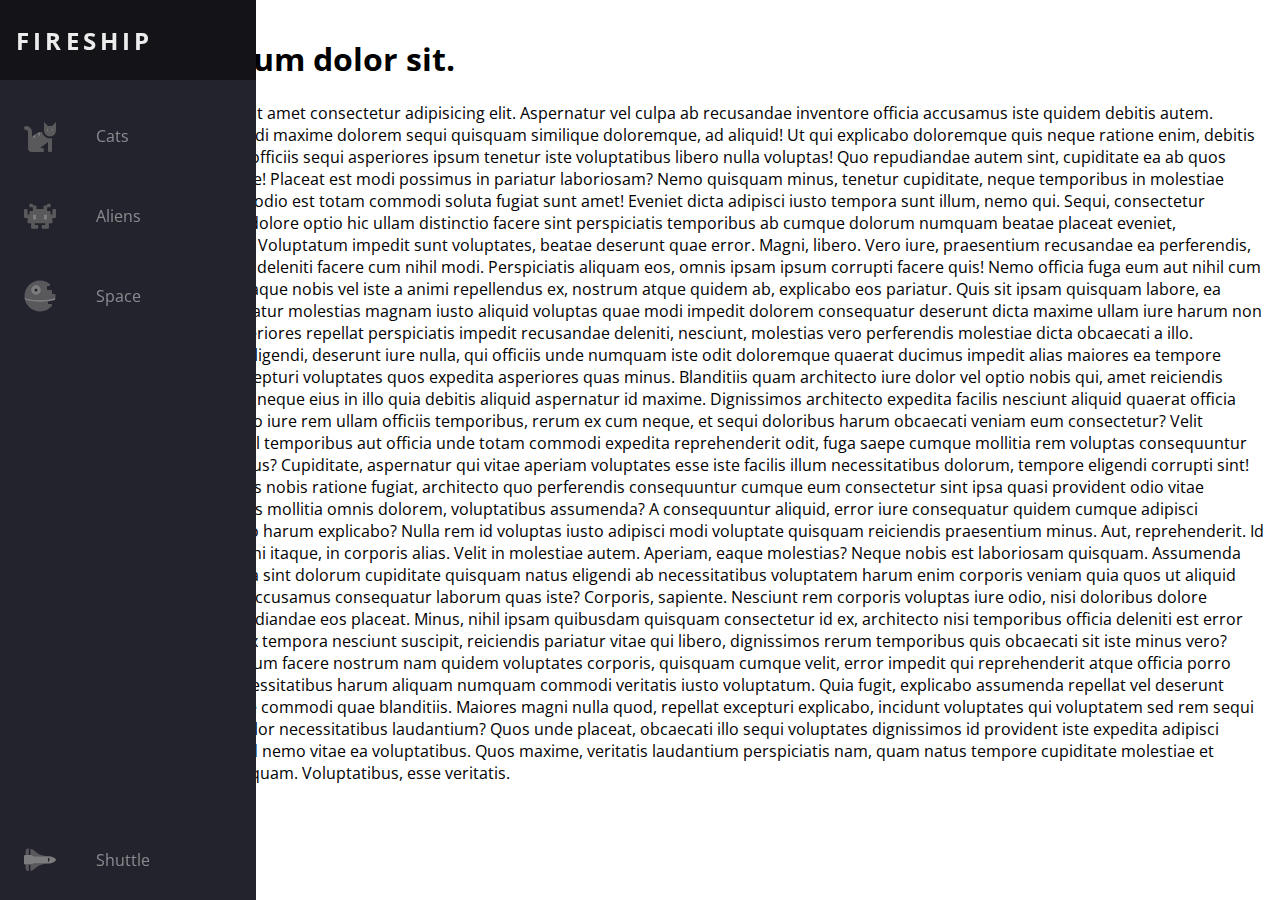
<file: fireship_css_icon_nav/index.html>
<!DOCTYPE html>
<html lang="en">
  <head>
    <meta charset="UTF-8" />
    <meta http-equiv="X-UA-Compatible" content="IE=edge" />
    <meta name="viewport" content="width=device-width, initial-scale=1.0" />
    <title>Document</title>
    <link rel="stylesheet" href="style.css" />
    <link
      rel="stylesheet"
      href="https://fonts.googleapis.com/css?family=Open+Sans:300,400,700&display=swap"
    />
  </head>
  <body>
    <nav class="navbar">
      <ul class="navbar-nav">
        <li class="logo">
          <a href="#" class="nav-link">
            <span class="link-text">Fireship</span>
            <svg
              aria-hidden="true"
              focusable="false"
              data-prefix="fad"
              data-icon="angle-double-right"
              role="img"
              xmlns="http://www.w3.org/2000/svg"
              viewBox="0 0 448 512"
              class="svg-inline--fa fa-angle-double-right fa-w-14 fa-5x"
            >
              <g class="fa-group">
                <path
                  fill="currentColor"
                  d="M224 273L88.37 409a23.78 23.78 0 0 1-33.8 0L32 386.36a23.94 23.94 0 0 1 0-33.89l96.13-96.37L32 159.73a23.94 23.94 0 0 1 0-33.89l22.44-22.79a23.78 23.78 0 0 1 33.8 0L223.88 239a23.94 23.94 0 0 1 .1 34z"
                  class="fa-secondary"
                ></path>
                <path
                  fill="currentColor"
                  d="M415.89 273L280.34 409a23.77 23.77 0 0 1-33.79 0L224 386.26a23.94 23.94 0 0 1 0-33.89L320.11 256l-96-96.47a23.94 23.94 0 0 1 0-33.89l22.52-22.59a23.77 23.77 0 0 1 33.79 0L416 239a24 24 0 0 1-.11 34z"
                  class="fa-primary"
                ></path>
              </g>
            </svg>
          </a>
        </li>
        <li class="nav-item">
          <a href="#" class="nav-link">
            <svg
              aria-hidden="true"
              focusable="false"
              data-prefix="fad"
              data-icon="cat"
              role="img"
              xmlns="http://www.w3.org/2000/svg"
              viewBox="0 0 512 512"
              class="svg-inline--fa fa-cat fa-w-16 fa-9x"
            >
              <g class="fa-group">
                <path
                  fill="currentColor"
                  d="M448 96h-64l-64-64v134.4a96 96 0 0 0 192 0V32zm-72 80a16 16 0 1 1 16-16 16 16 0 0 1-16 16zm80 0a16 16 0 1 1 16-16 16 16 0 0 1-16 16zm-165.41 16a204.07 204.07 0 0 0-34.59 2.89V272l-43.15-64.73a183.93 183.93 0 0 0-44.37 26.17L192 304l-60.94-30.47L128 272v-80a96.1 96.1 0 0 0-96-96 32 32 0 0 0 0 64 32 32 0 0 1 32 32v256a64.06 64.06 0 0 0 64 64h176a16 16 0 0 0 16-16v-16a32 32 0 0 0-32-32h-32l128-96v144a16 16 0 0 0 16 16h32a16 16 0 0 0 16-16V289.86a126.78 126.78 0 0 1-32 4.54c-61.81 0-113.52-44.05-125.41-102.4z"
                  class="fa-secondary"
                ></path>
                <path
                  fill="currentColor"
                  d="M376 144a16 16 0 1 0 16 16 16 16 0 0 0-16-16zm80 0a16 16 0 1 0 16 16 16 16 0 0 0-16-16zM131.06 273.53L192 304l-23.52-70.56a192.06 192.06 0 0 0-37.42 40.09zM256 272v-77.11a198.62 198.62 0 0 0-43.15 12.38z"
                  class="fa-primary"
                ></path>
              </g>
            </svg>
            <span class="link-text">Cats</span>
          </a>
        </li>

        <li class="nav-item">
          <a href="#" class="nav-link">
            <svg
              aria-hidden="true"
              focusable="false"
              data-prefix="fad"
              data-icon="alien-monster"
              role="img"
              xmlns="http://www.w3.org/2000/svg"
              viewBox="0 0 576 512"
              class="svg-inline--fa fa-alien-monster fa-w-18 fa-9x"
            >
              <g class="fa-group">
                <path
                  fill="currentColor"
                  d="M560,128H528a15.99954,15.99954,0,0,0-16,16v80H480V176a15.99954,15.99954,0,0,0-16-16H416V96h48a16.00079,16.00079,0,0,0,16-16V48a15.99954,15.99954,0,0,0-16-16H432a15.99954,15.99954,0,0,0-16,16V64H368a15.99954,15.99954,0,0,0-16,16v48H224V80a15.99954,15.99954,0,0,0-16-16H160V48a15.99954,15.99954,0,0,0-16-16H112A15.99954,15.99954,0,0,0,96,48V80a16.00079,16.00079,0,0,0,16,16h48v64H112a15.99954,15.99954,0,0,0-16,16v48H64V144a15.99954,15.99954,0,0,0-16-16H16A15.99954,15.99954,0,0,0,0,144V272a16.00079,16.00079,0,0,0,16,16H64v80a16.00079,16.00079,0,0,0,16,16h48v80a16.00079,16.00079,0,0,0,16,16h96a16.00079,16.00079,0,0,0,16-16V432a15.99954,15.99954,0,0,0-16-16H192V384H384v32H336a15.99954,15.99954,0,0,0-16,16v32a16.00079,16.00079,0,0,0,16,16h96a16.00079,16.00079,0,0,0,16-16V384h48a16.00079,16.00079,0,0,0,16-16V288h48a16.00079,16.00079,0,0,0,16-16V144A15.99954,15.99954,0,0,0,560,128ZM224,320H160V224h64Zm192,0H352V224h64Z"
                  class="fa-secondary"
                ></path>
                <path
                  fill="currentColor"
                  d="M160,320h64V224H160Zm192-96v96h64V224Z"
                  class="fa-primary"
                ></path>
              </g>
            </svg>
            <span class="link-text">Aliens</span>
          </a>
        </li>

        <li class="nav-item">
          <a href="#" class="nav-link">
            <svg
              aria-hidden="true"
              focusable="false"
              data-prefix="fad"
              data-icon="space-station-moon-alt"
              role="img"
              xmlns="http://www.w3.org/2000/svg"
              viewBox="0 0 512 512"
              class="svg-inline--fa fa-space-station-moon-alt fa-w-16 fa-5x"
            >
              <g class="fa-group">
                <path
                  fill="currentColor"
                  d="M501.70312,224H448V160H368V96h48V66.67383A246.86934,246.86934,0,0,0,256,8C119.03125,8,8,119.0332,8,256a250.017,250.017,0,0,0,1.72656,28.26562C81.19531,306.76953,165.47656,320,256,320s174.80469-13.23047,246.27344-35.73438A250.017,250.017,0,0,0,504,256,248.44936,248.44936,0,0,0,501.70312,224ZM192,240a80,80,0,1,1,80-80A80.00021,80.00021,0,0,1,192,240ZM384,343.13867A940.33806,940.33806,0,0,1,256,352c-87.34375,0-168.71094-11.46094-239.28906-31.73633C45.05859,426.01953,141.29688,504,256,504a247.45808,247.45808,0,0,0,192-91.0918V384H384Z"
                  class="fa-secondary"
                ></path>
                <path
                  fill="currentColor"
                  d="M256,320c-90.52344,0-174.80469-13.23047-246.27344-35.73438a246.11376,246.11376,0,0,0,6.98438,35.998C87.28906,340.53906,168.65625,352,256,352s168.71094-11.46094,239.28906-31.73633a246.11376,246.11376,0,0,0,6.98438-35.998C430.80469,306.76953,346.52344,320,256,320Zm-64-80a80,80,0,1,0-80-80A80.00021,80.00021,0,0,0,192,240Zm0-104a24,24,0,1,1-24,24A23.99993,23.99993,0,0,1,192,136Z"
                  class="fa-primary"
                ></path>
              </g>
            </svg>
            <span class="link-text">Space</span>
          </a>
        </li>

        <li class="nav-item">
          <a href="#" class="nav-link">
            <svg
              aria-hidden="true"
              focusable="false"
              data-prefix="fad"
              data-icon="space-shuttle"
              role="img"
              xmlns="http://www.w3.org/2000/svg"
              viewBox="0 0 640 512"
              class="svg-inline--fa fa-space-shuttle fa-w-20 fa-5x"
            >
              <g class="fa-group">
                <path
                  fill="currentColor"
                  d="M32 416c0 35.35 21.49 64 48 64h16V352H32zm154.54-232h280.13L376 168C243 140.59 222.45 51.22 128 34.65V160h18.34a45.62 45.62 0 0 1 40.2 24zM32 96v64h64V32H80c-26.51 0-48 28.65-48 64zm114.34 256H128v125.35C222.45 460.78 243 371.41 376 344l90.67-16H186.54a45.62 45.62 0 0 1-40.2 24z"
                  class="fa-secondary"
                ></path>
                <path
                  fill="currentColor"
                  d="M592.6 208.24C559.73 192.84 515.78 184 472 184H186.54a45.62 45.62 0 0 0-40.2-24H32c-23.2 0-32 10-32 24v144c0 14 8.82 24 32 24h114.34a45.62 45.62 0 0 0 40.2-24H472c43.78 0 87.73-8.84 120.6-24.24C622.28 289.84 640 272 640 256s-17.72-33.84-47.4-47.76zM488 296a8 8 0 0 1-8-8v-64a8 8 0 0 1 8-8c31.91 0 31.94 80 0 80z"
                  class="fa-primary"
                ></path>
              </g>
            </svg>
            <span class="link-text">Shuttle</span>
          </a>
        </li>
      </ul>
    </nav>
    <main>
      <h1>Lorem ipsum dolor sit.</h1>
      <p>
        Lorem ipsum dolor sit amet consectetur adipisicing elit. Aspernatur vel
        culpa ab recusandae inventore officia accusamus iste quidem debitis
        autem. Temporibus vero modi maxime dolorem sequi quisquam similique
        doloremque, ad aliquid! Ut qui explicabo doloremque quis neque ratione
        enim, debitis rerum earum error, officiis sequi asperiores ipsum tenetur
        iste voluptatibus libero nulla voluptas! Quo repudiandae autem sint,
        cupiditate ea ab quos quisquam rerum esse! Placeat est modi possimus in
        pariatur laboriosam? Nemo quisquam minus, tenetur cupiditate, neque
        temporibus in molestiae incidunt assumenda odio est totam commodi soluta
        fugiat sunt amet! Eveniet dicta adipisci iusto tempora sunt illum, nemo
        qui. Sequi, consectetur minima et sapiente, dolore optio hic ullam
        distinctio facere sint perspiciatis temporibus ab cumque dolorum numquam
        beatae placeat eveniet, accusantium earum? Voluptatum impedit sunt
        voluptates, beatae deserunt quae error. Magni, libero. Vero iure,
        praesentium recusandae ea perferendis, ipsa hic sed dolorem deleniti
        facere cum nihil modi. Perspiciatis aliquam eos, omnis ipsam ipsum
        corrupti facere quis! Nemo officia fuga eum aut nihil cum sapiente iusto
        non eaque nobis vel iste a animi repellendus ex, nostrum atque quidem
        ab, explicabo eos pariatur. Quis sit ipsam quisquam labore, ea officia
        autem aspernatur molestias magnam iusto aliquid voluptas quae modi
        impedit dolorem consequatur deserunt dicta maxime ullam iure harum non
        et cumque rem! Asperiores repellat perspiciatis impedit recusandae
        deleniti, nesciunt, molestias vero perferendis molestiae dicta obcaecati
        a illo. Aspernatur veniam eligendi, deserunt iure nulla, qui officiis
        unde numquam iste odit doloremque quaerat ducimus impedit alias maiores
        ea tempore dolores, cumque excepturi voluptates quos expedita asperiores
        quas minus. Blanditiis quam architecto iure dolor vel optio nobis qui,
        amet reiciendis assumenda ducimus neque eius in illo quia debitis
        aliquid aspernatur id maxime. Dignissimos architecto expedita facilis
        nesciunt aliquid quaerat officia dolore sapiente libero iure rem ullam
        officiis temporibus, rerum ex cum neque, et sequi doloribus harum
        obcaecati veniam eum consectetur? Velit maiores iste facilis vel
        temporibus aut officia unde totam commodi expedita reprehenderit odit,
        fuga saepe cumque mollitia rem voluptas consequuntur fugit accusamus
        minus? Cupiditate, aspernatur qui vitae aperiam voluptates esse iste
        facilis illum necessitatibus dolorum, tempore eligendi corrupti sint!
        Accusantium delectus nobis ratione fugiat, architecto quo perferendis
        consequuntur cumque eum consectetur sint ipsa quasi provident odio vitae
        minima nulla ducimus mollitia omnis dolorem, voluptatibus assumenda? A
        consequuntur aliquid, error iure consequatur quidem cumque adipisci
        eligendi, suscipit odio harum explicabo? Nulla rem id voluptas iusto
        adipisci modi voluptate quisquam reiciendis praesentium minus. Aut,
        reprehenderit. Id quisquam unde magni itaque, in corporis alias. Velit
        in molestiae autem. Aperiam, eaque molestias? Neque nobis est laboriosam
        quisquam. Assumenda autem ducimus culpa sint dolorum cupiditate quisquam
        natus eligendi ab necessitatibus voluptatem harum enim corporis veniam
        quia quos ut aliquid distinctio similique, accusamus consequatur laborum
        quas iste? Corporis, sapiente. Nesciunt rem corporis voluptas iure odio,
        nisi doloribus dolore magnam itaque repudiandae eos placeat. Minus,
        nihil ipsam quibusdam quisquam consectetur id ex, architecto nisi
        temporibus officia deleniti est error animi nemo! Est ut ex tempora
        nesciunt suscipit, reiciendis pariatur vitae qui libero, dignissimos
        rerum temporibus quis obcaecati sit iste minus vero? Placeat laboriosam
        cum facere nostrum nam quidem voluptates corporis, quisquam cumque
        velit, error impedit qui reprehenderit atque officia porro ratione
        nesciunt necessitatibus harum aliquam numquam commodi veritatis iusto
        voluptatum. Quia fugit, explicabo assumenda repellat vel deserunt magni
        harum ratione commodi quae blanditiis. Maiores magni nulla quod,
        repellat excepturi explicabo, incidunt voluptates qui voluptatem sed rem
        sequi corporis tempora dolor necessitatibus laudantium? Quos unde
        placeat, obcaecati illo sequi voluptates dignissimos id provident iste
        expedita adipisci animi eius illum quod nemo vitae ea voluptatibus. Quos
        maxime, veritatis laudantium perspiciatis nam, quam natus tempore
        cupiditate molestiae et similique, tenetur aliquam. Voluptatibus, esse
        veritatis.
      </p>
    </main>
  </body>
</html>
</file>
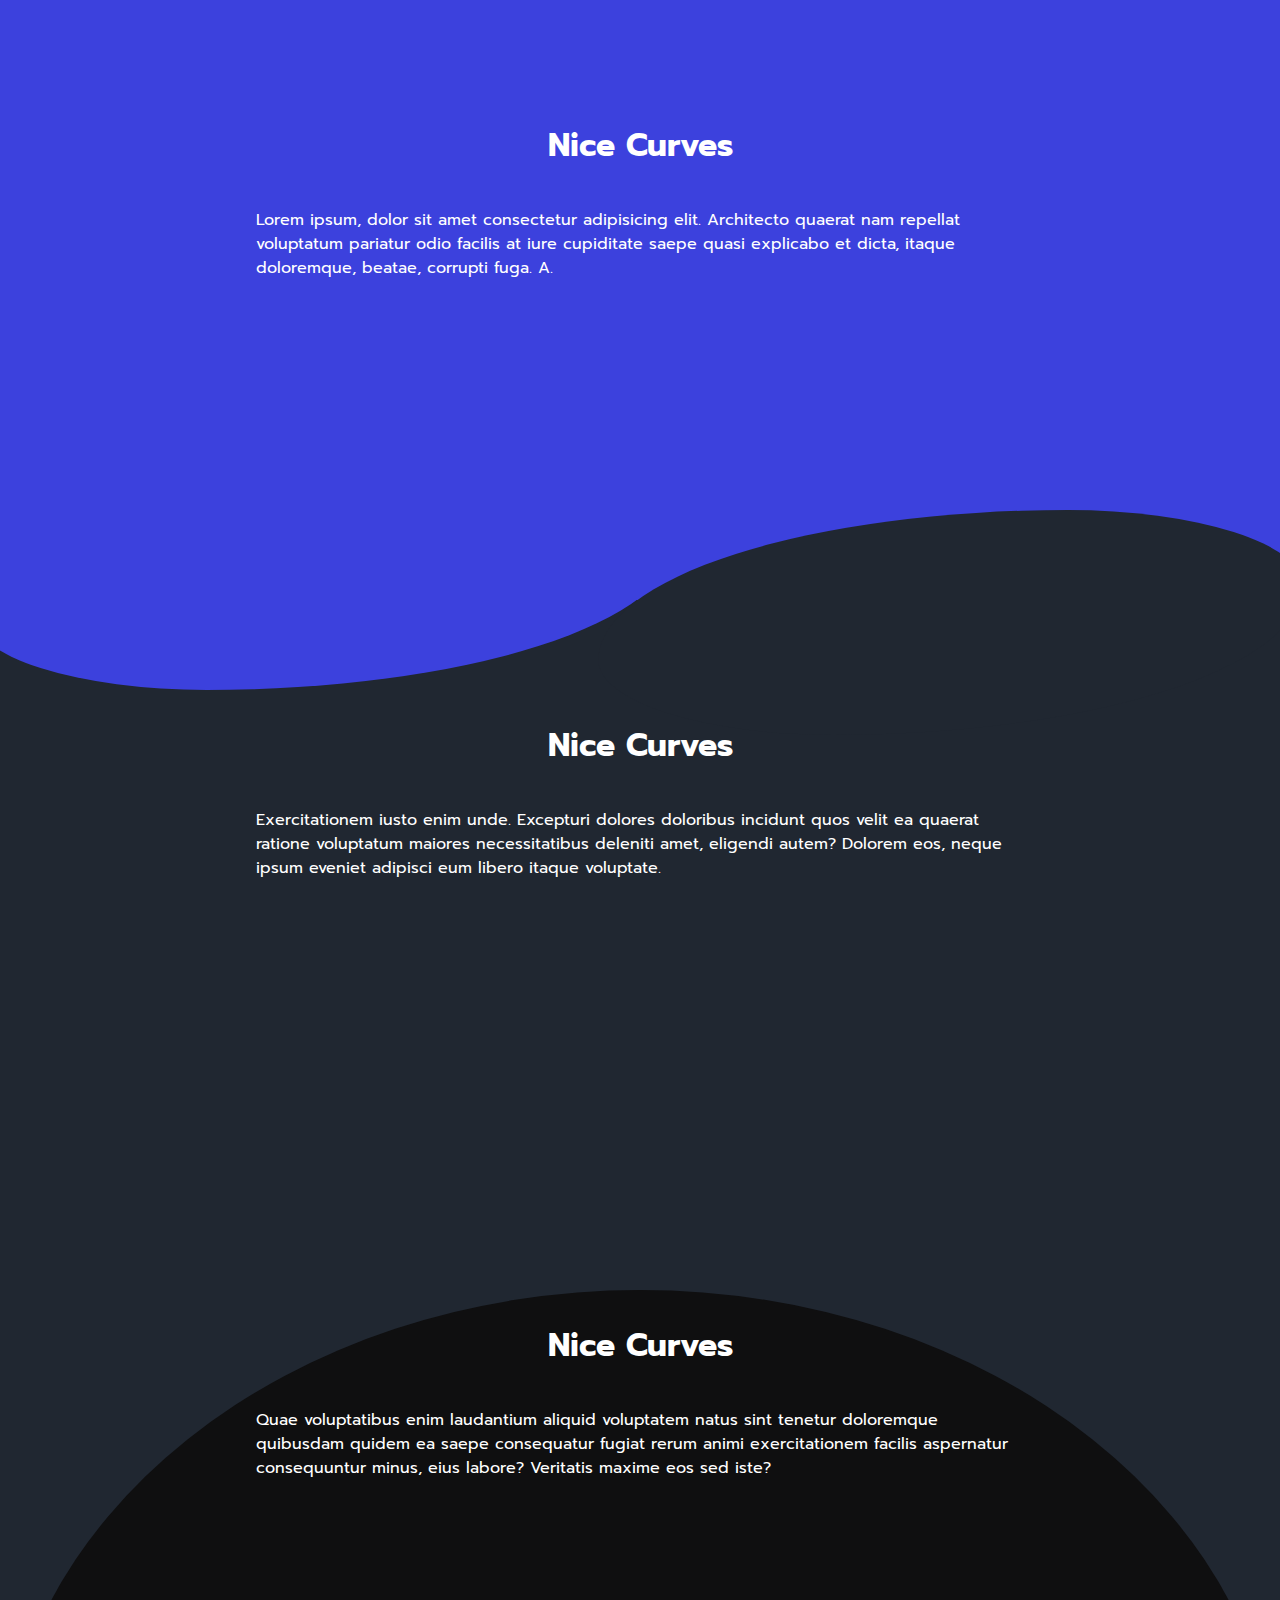
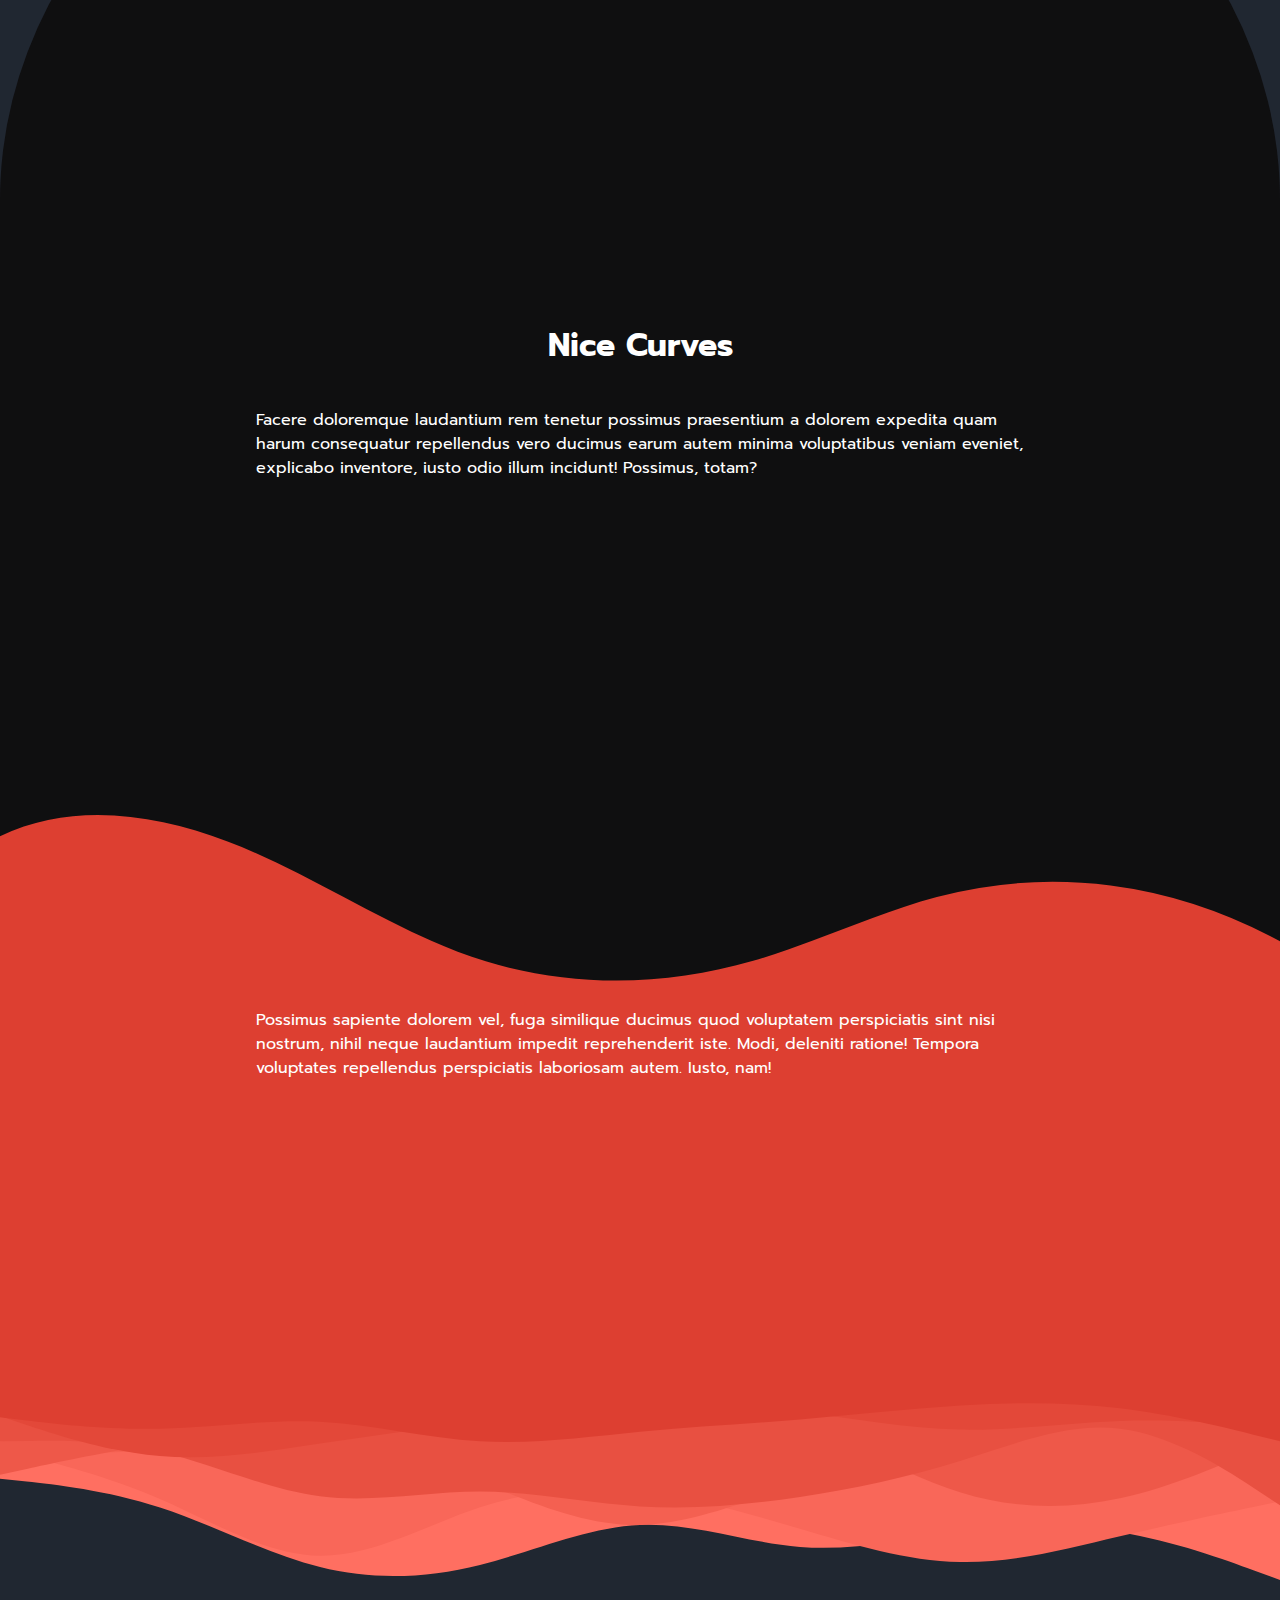
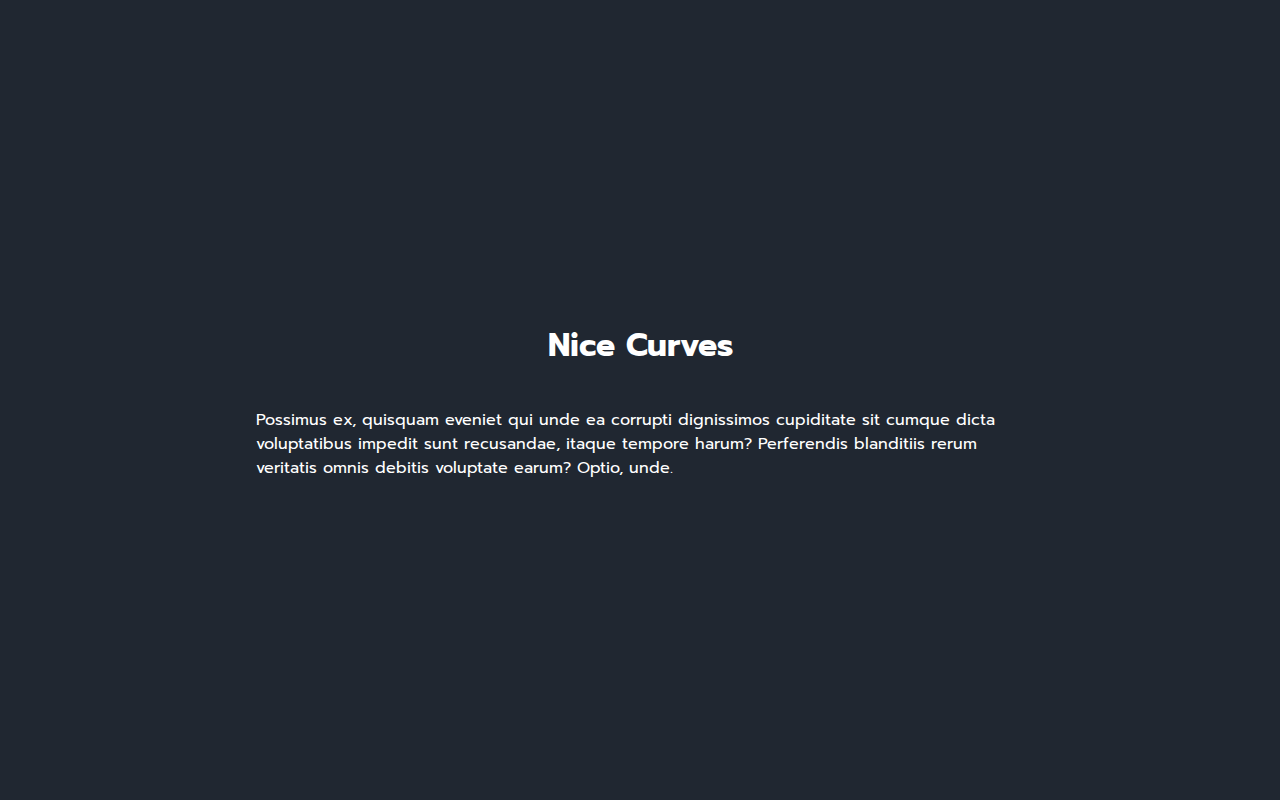
<file: fireship_curvaceous_homepage/index.html>
<!DOCTYPE html>
<html lang="en">
  <head>
    <meta charset="UTF-8" />
    <meta http-equiv="X-UA-Compatible" content="IE=edge" />
    <meta name="viewport" content="width=device-width, initial-scale=1.0" />
    <title>Document</title>
    <link rel="stylesheet" href="style.css" />
  </head>
  <body>
    <section class="blue">
      <h1>Nice Curves</h1>
      <p>
        Lorem ipsum, dolor sit amet consectetur adipisicing elit. Architecto
        quaerat nam repellat voluptatum pariatur odio facilis at iure cupiditate
        saepe quasi explicabo et dicta, itaque doloremque, beatae, corrupti
        fuga. A.
      </p>
      <div class="curve"></div>
    </section>
    <section>
      <h1>Nice Curves</h1>
      <p>
        Exercitationem iusto enim unde. Excepturi dolores doloribus incidunt
        quos velit ea quaerat ratione voluptatum maiores necessitatibus deleniti
        amet, eligendi autem? Dolorem eos, neque ipsum eveniet adipisci eum
        libero itaque voluptate.
      </p>
    </section>
    <section class="bubble">
      <h1>Nice Curves</h1>
      <p>
        Quae voluptatibus enim laudantium aliquid voluptatem natus sint tenetur
        doloremque quibusdam quidem ea saepe consequatur fugiat rerum animi
        exercitationem facilis aspernatur consequuntur minus, eius labore?
        Veritatis maxime eos sed iste?
      </p>
    </section>
    <section class="dark">
      <h1>Nice Curves</h1>
      <p>
        Facere doloremque laudantium rem tenetur possimus praesentium a dolorem
        expedita quam harum consequatur repellendus vero ducimus earum autem
        minima voluptatibus veniam eveniet, explicabo inventore, iusto odio
        illum incidunt! Possimus, totam?
      </p>
    </section>
    <section class="red">
      <h1>Nice Curves</h1>
      <p>
        Possimus sapiente dolorem vel, fuga similique ducimus quod voluptatem
        perspiciatis sint nisi nostrum, nihil neque laudantium impedit
        reprehenderit iste. Modi, deleniti ratione! Tempora voluptates
        repellendus perspiciatis laboriosam autem. Iusto, nam!
      </p>

      <!-- https://www.shapedivider.app/ -->
      <div class="wave">
        <svg
          data-name="Layer 1"
          xmlns="http://www.w3.org/2000/svg"
          viewBox="0 0 1200 120"
          preserveAspectRatio="none"
        >
          <path
            d="M985.66,92.83C906.67,72,823.78,31,743.84,14.19c-82.26-17.34-168.06-16.33-250.45.39-57.84,11.73-114,31.07-172,41.86A600.21,600.21,0,0,1,0,27.35V120H1200V95.8C1132.19,118.92,1055.71,111.31,985.66,92.83Z"
            class="shape-fill"
          ></path>
        </svg>
      </div>
    </section>

    <!-- https://app.haikei.app/ -->
    <div class="spacer layer1"></div>

    <section>
      <h1>Nice Curves</h1>
      <p>
        Possimus ex, quisquam eveniet qui unde ea corrupti dignissimos
        cupiditate sit cumque dicta voluptatibus impedit sunt recusandae, itaque
        tempore harum? Perferendis blanditiis rerum veritatis omnis debitis
        voluptate earum? Optio, unde.
      </p>
    </section>
  </body>
</html>
</file>
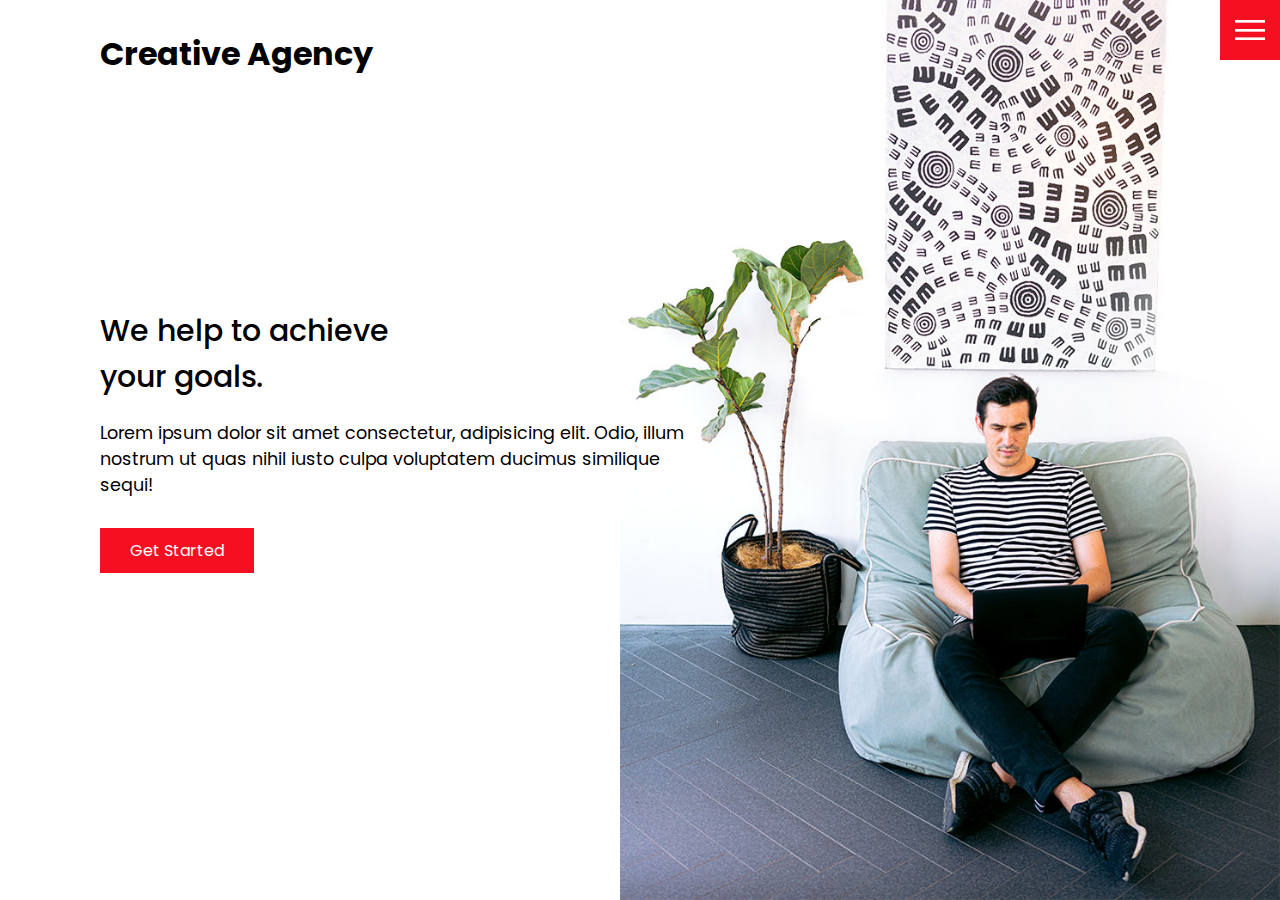
<file: traversy_creative_agency/index.html>
<!DOCTYPE html>
<html lang="en">
  <head>
    <meta charset="UTF-8" />
    <meta http-equiv="X-UA-Compatible" content="IE=edge" />
    <meta name="viewport" content="width=device-width, initial-scale=1.0" />
    <title>Creative Agency</title>
    <link rel="stylesheet" href="css/style.css" />
  </head>
  <body>
    <header>
      <div class="logo">Creative Agency</div>
      <div class="toggle"></div>
      <div class="navigation">
        <ul>
          <li><a href="index.html">Home</a></li>
          <li><a href="services.html">Services</a></li>
          <li><a href="work.html">Work</a></li>
          <li><a href="contact.html">Contact</a></li>
        </ul>
        <div class="social-bar">
          <ul>
            <li>
              <a target="_blank" href="https://facebook.com">
                <img src="images/facebook.png" alt="facebook" />
              </a>
            </li>
            <li>
              <a target="_blank" href="https://twitter.com">
                <img src="images/twitter.png" alt="twitter" />
              </a>
            </li>
            <li>
              <a target="_blank" href="https://instagram.com">
                <img src="images/instagram.png" alt="instagram" />
              </a>
            </li>
          </ul>
          <a href="mailto:memememe@jejejejeje.com" class="email-icon">
            <img src="images/email.png" alt="email" />
          </a>
        </div>
      </div>
    </header>

    <section class="home">
      <img src="images/home-img.jpg" class="home-img" />
      <div class="home-content">
        <h1>
          We help to achieve <br />
          your goals.
        </h1>
        <p>
          Lorem ipsum dolor sit amet consectetur, adipisicing elit. Odio, illum
          nostrum ut quas nihil iusto culpa voluptatem ducimus similique sequi!
        </p>
        <a href="contact.html" class="btn">Get Started</a>
      </div>
    </section>

    <script src="js/script.js"></script>
  </body>
</html>
</file>
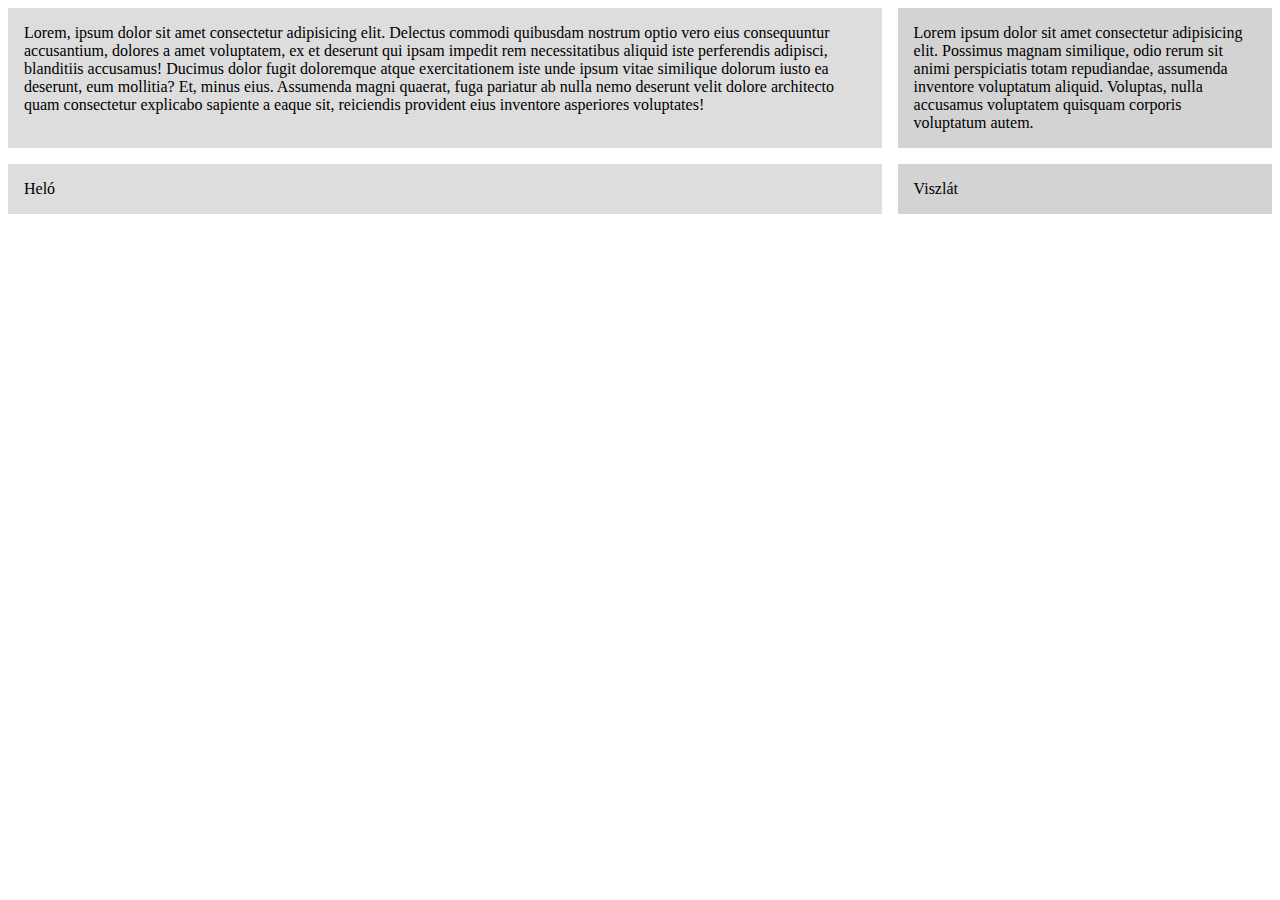
<file: traversy_grid/index.html>
<!DOCTYPE html>
<html lang="en">
  <head>
    <meta charset="UTF-8" />
    <meta http-equiv="X-UA-Compatible" content="IE=edge" />
    <meta name="viewport" content="width=device-width, initial-scale=1.0" />
    <title>CSS Grids</title>

    <style>
      .wrapper > div {
        background: lightgray;
        padding: 1em;
      }

      .wrapper > div:nth-child(odd) {
        background: #ddd;
      }

      .wrapper {
        display: grid; /* 🍞 and the 🧈 */

        /* hány oszlop és szélességben hogyan aránylanak egymáshoz az oszlopok? */
        /* default: egy oszlop, megadhatod pixelben, százalékkal (70% 30%), vagy aránypárral (7fr 3fr)*/
        grid-template-columns: 7fr 3fr;

        gap: 1em; /* cella választék */
      }
    </style>
  </head>
  <body>
    <div class="wrapper">
      <div>
        Lorem, ipsum dolor sit amet consectetur adipisicing elit. Delectus
        commodi quibusdam nostrum optio vero eius consequuntur accusantium,
        dolores a amet voluptatem, ex et deserunt qui ipsam impedit rem
        necessitatibus aliquid iste perferendis adipisci, blanditiis accusamus!
        Ducimus dolor fugit doloremque atque exercitationem iste unde ipsum
        vitae similique dolorum iusto ea deserunt, eum mollitia? Et, minus eius.
        Assumenda magni quaerat, fuga pariatur ab nulla nemo deserunt velit
        dolore architecto quam consectetur explicabo sapiente a eaque sit,
        reiciendis provident eius inventore asperiores voluptates!
      </div>
      <div>
        Lorem ipsum dolor sit amet consectetur adipisicing elit. Possimus magnam
        similique, odio rerum sit animi perspiciatis totam repudiandae,
        assumenda inventore voluptatum aliquid. Voluptas, nulla accusamus
        voluptatem quisquam corporis voluptatum autem.
      </div>
      <div>Heló</div>
      <div>Viszlát</div>
    </div>
  </body>
</html>
</file>
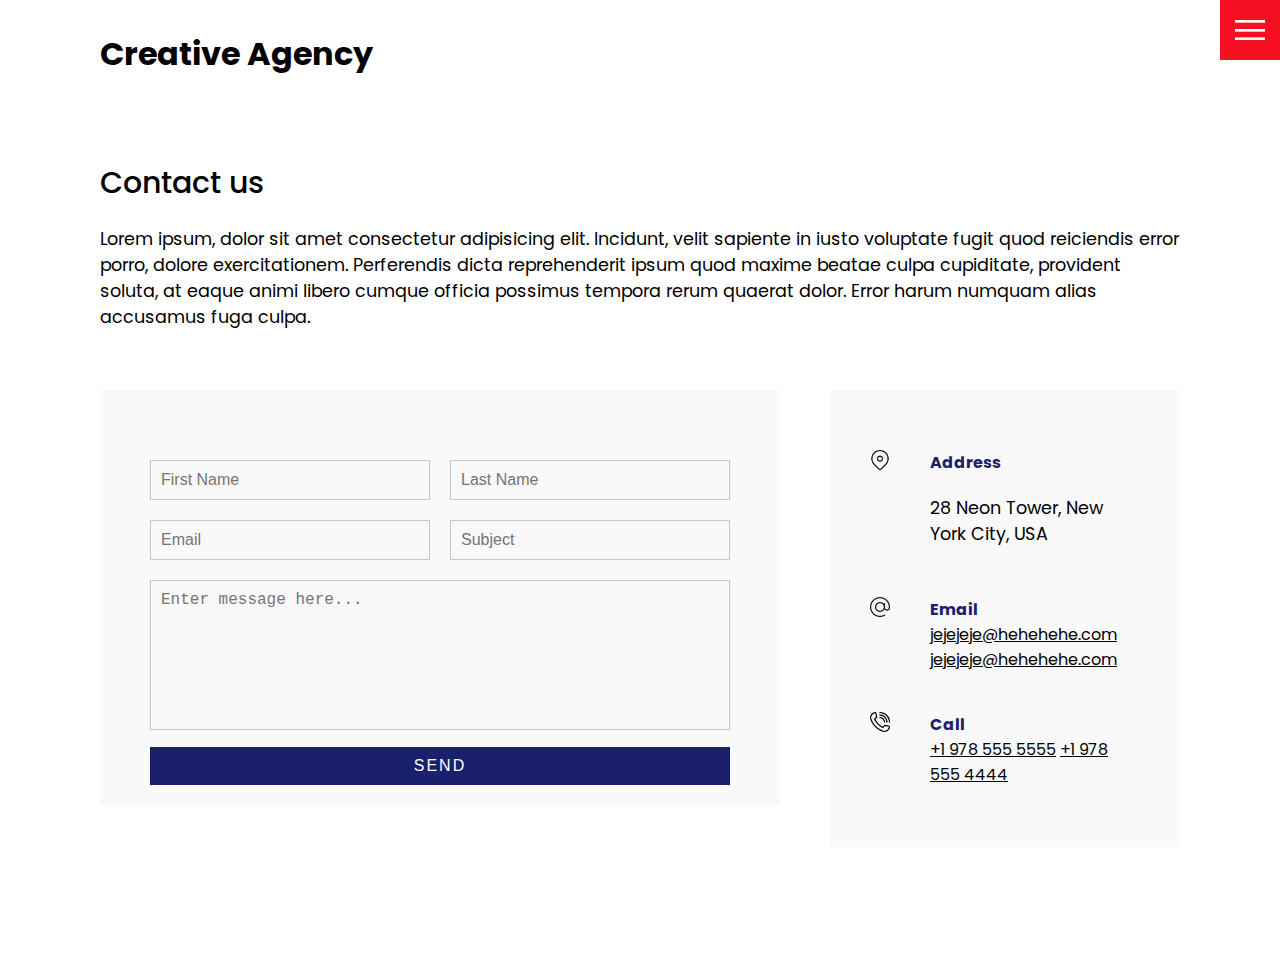
<file: traversy_creative_agency/contact.html>
<!DOCTYPE html>
<html lang="en">
  <head>
    <meta charset="UTF-8" />
    <meta http-equiv="X-UA-Compatible" content="IE=edge" />
    <meta name="viewport" content="width=device-width, initial-scale=1.0" />
    <title>Creative Agency</title>
    <link rel="stylesheet" href="css/style.css" />
  </head>
  <body>
    <header>
      <div class="logo">Creative Agency</div>
      <div class="toggle"></div>
      <div class="navigation">
        <ul>
          <li><a href="index.html">Home</a></li>
          <li><a href="services.html">Services</a></li>
          <li><a href="work.html">Work</a></li>
          <li><a href="contact.html">Contact</a></li>
        </ul>
        <div class="social-bar">
          <ul>
            <li>
              <a target="_blank" href="https://facebook.com">
                <img src="images/facebook.png" alt="facebook" />
              </a>
            </li>
            <li>
              <a target="_blank" href="https://twitter.com">
                <img src="images/twitter.png" alt="twitter" />
              </a>
            </li>
            <li>
              <a target="_blank" href="https://instagram.com">
                <img src="images/instagram.png" alt="instagram" />
              </a>
            </li>
          </ul>
          <a href="mailto:memememe@jejejejeje.com" class="email-icon">
            <img src="images/email.png" alt="email" />
          </a>
        </div>
      </div>
    </header>

    <section>
      <div class="title">
        <h1>Contact us</h1>
        <p>
          Lorem ipsum, dolor sit amet consectetur adipisicing elit. Incidunt,
          velit sapiente in iusto voluptate fugit quod reiciendis error porro,
          dolore exercitationem. Perferendis dicta reprehenderit ipsum quod
          maxime beatae culpa cupiditate, provident soluta, at eaque animi
          libero cumque officia possimus tempora rerum quaerat dolor. Error
          harum numquam alias accusamus fuga culpa.
        </p>
      </div>

      <div class="contact">
        <div class="contact-form">
          <form>
            <div class="row">
              <div class="input50">
                <input type="text" placeholder="First Name" />
              </div>
              <div class="input50">
                <input type="text" placeholder="Last Name" />
              </div>
            </div>
            <div class="row">
              <div class="input50">
                <input type="text" placeholder="Email" />
              </div>
              <div class="input50">
                <input type="text" placeholder="Subject" />
              </div>
            </div>
            <div class="row">
              <div class="input100">
                <textarea placeholder="Enter message here..."></textarea>
              </div>
            </div>
            <div class="row">
              <div class="input100">
                <input type="submit" value="Send" />
              </div>
            </div>
          </form>
        </div>
        <div class="contact-info">
          <div class="info-box">
            <img src="images/address.png" class="contact-icon" alt="" />
            <div class="details">
              <h4>Address</h4>
              <p>28 Neon Tower, New York City, USA</p>
            </div>
          </div>
          <div class="info-box">
            <img src="images/email.png" class="contact-icon" alt="" />
            <div class="details">
              <h4>Email</h4>
              <a href="mailto:jejejeje@hehehehe.com">jejejeje@hehehehe.com</a>
              <a href="mailto:jejejeje@hohohoho.com">jejejeje@hehehehe.com</a>
            </div>
          </div>
          <div class="info-box">
            <img src="images/call.png" class="contact-icon" alt="" />
            <div class="details">
              <h4>Call</h4>
              <a href="tel:+19785555555">+1 978 555 5555</a>
              <a href="tel:+19785554444">+1 978 555 4444</a>
            </div>
          </div>
        </div>
      </div>
    </section>

    <script src="js/script.js"></script>
  </body>
</html>
</file>
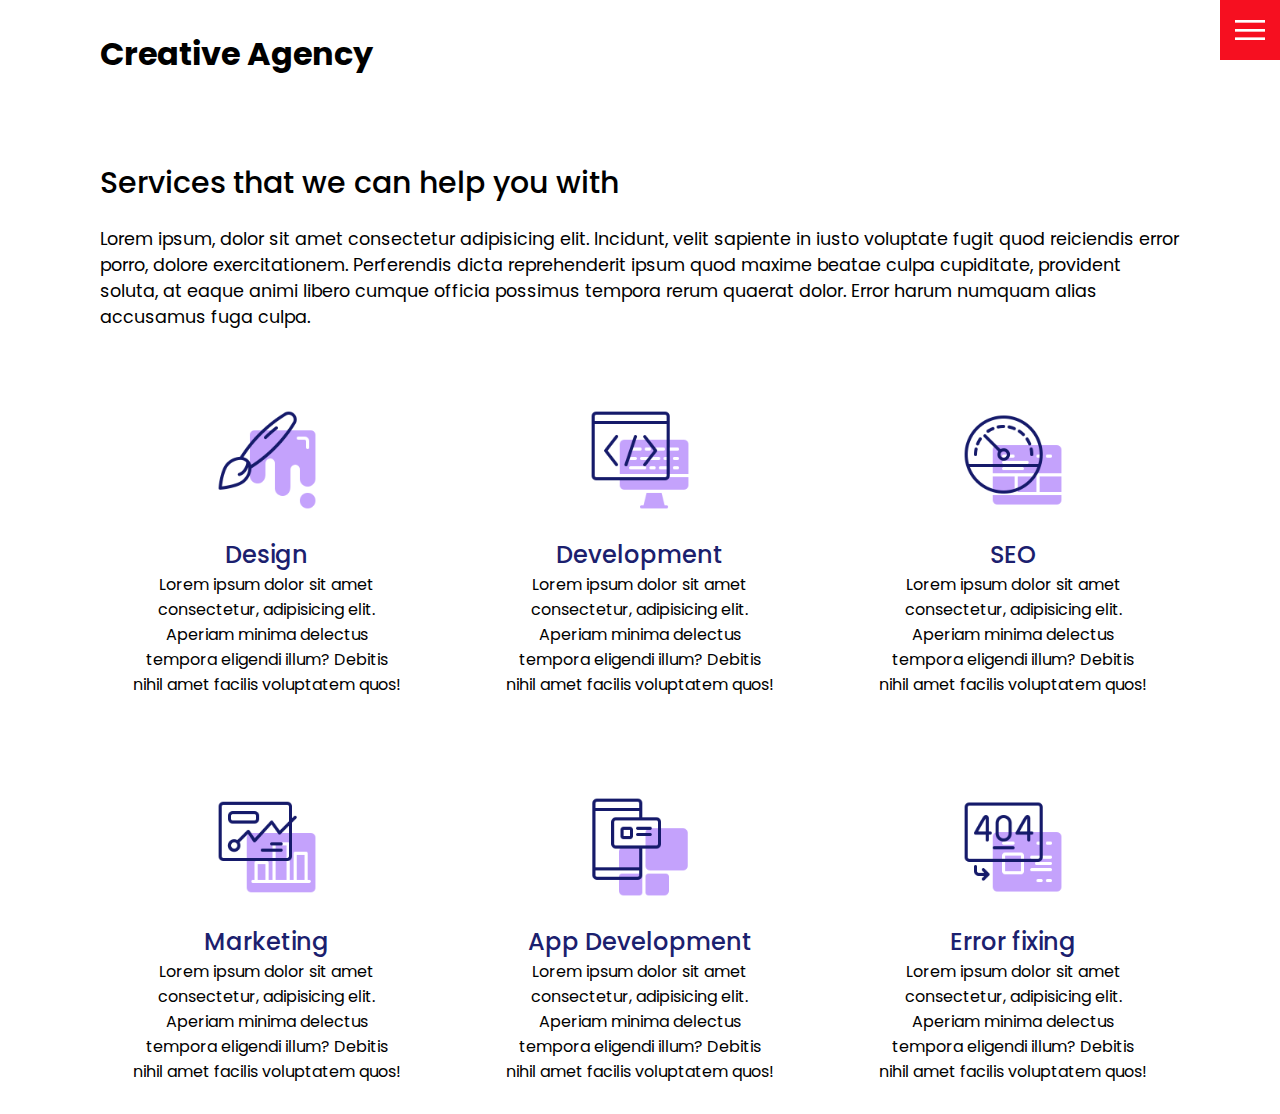
<file: traversy_creative_agency/services.html>
<!DOCTYPE html>
<html lang="en">
  <head>
    <meta charset="UTF-8" />
    <meta http-equiv="X-UA-Compatible" content="IE=edge" />
    <meta name="viewport" content="width=device-width, initial-scale=1.0" />
    <title>Creative Agency</title>
    <link rel="stylesheet" href="css/style.css" />
  </head>
  <body>
    <header>
      <div class="logo">Creative Agency</div>
      <div class="toggle"></div>
      <div class="navigation">
        <ul>
          <li><a href="index.html">Home</a></li>
          <li><a href="services.html">Services</a></li>
          <li><a href="work.html">Work</a></li>
          <li><a href="contact.html">Contact</a></li>
        </ul>
        <div class="social-bar">
          <ul>
            <li>
              <a target="_blank" href="https://facebook.com">
                <img src="images/facebook.png" alt="facebook" />
              </a>
            </li>
            <li>
              <a target="_blank" href="https://twitter.com">
                <img src="images/twitter.png" alt="twitter" />
              </a>
            </li>
            <li>
              <a target="_blank" href="https://instagram.com">
                <img src="images/instagram.png" alt="instagram" />
              </a>
            </li>
          </ul>
          <a href="mailto:memememe@jejejejeje.com" class="email-icon">
            <img src="images/email.png" alt="email" />
          </a>
        </div>
      </div>
    </header>

    <section>
      <div class="title">
        <h1>Services that we can help you with</h1>
        <p>
          Lorem ipsum, dolor sit amet consectetur adipisicing elit. Incidunt,
          velit sapiente in iusto voluptate fugit quod reiciendis error porro,
          dolore exercitationem. Perferendis dicta reprehenderit ipsum quod
          maxime beatae culpa cupiditate, provident soluta, at eaque animi
          libero cumque officia possimus tempora rerum quaerat dolor. Error
          harum numquam alias accusamus fuga culpa.
        </p>
      </div>
      <div class="services">
        <div class="service">
          <div class="icon"><img src="images/001.png" alt="" /></div>
          <h2>Design</h2>
          Lorem ipsum dolor sit amet consectetur, adipisicing elit. Aperiam
          minima delectus tempora eligendi illum? Debitis nihil amet facilis
          voluptatem quos!
        </div>
        <div class="service">
          <div class="icon"><img src="images/002.png" alt="" /></div>
          <h2>Development</h2>
          Lorem ipsum dolor sit amet consectetur, adipisicing elit. Aperiam
          minima delectus tempora eligendi illum? Debitis nihil amet facilis
          voluptatem quos!
        </div>
        <div class="service">
          <div class="icon"><img src="images/003.png" alt="" /></div>
          <h2>SEO</h2>
          Lorem ipsum dolor sit amet consectetur, adipisicing elit. Aperiam
          minima delectus tempora eligendi illum? Debitis nihil amet facilis
          voluptatem quos!
        </div>
        <div class="service">
          <div class="icon"><img src="images/004.png" alt="" /></div>
          <h2>Marketing</h2>
          Lorem ipsum dolor sit amet consectetur, adipisicing elit. Aperiam
          minima delectus tempora eligendi illum? Debitis nihil amet facilis
          voluptatem quos!
        </div>
        <div class="service">
          <div class="icon"><img src="images/005.png" alt="" /></div>
          <h2>App Development</h2>
          Lorem ipsum dolor sit amet consectetur, adipisicing elit. Aperiam
          minima delectus tempora eligendi illum? Debitis nihil amet facilis
          voluptatem quos!
        </div>
        <div class="service">
          <div class="icon"><img src="images/006.png" alt="" /></div>
          <h2>Error fixing</h2>
          Lorem ipsum dolor sit amet consectetur, adipisicing elit. Aperiam
          minima delectus tempora eligendi illum? Debitis nihil amet facilis
          voluptatem quos!
        </div>
      </div>
    </section>

    <script src="js/script.js"></script>
  </body>
</html>
</file>
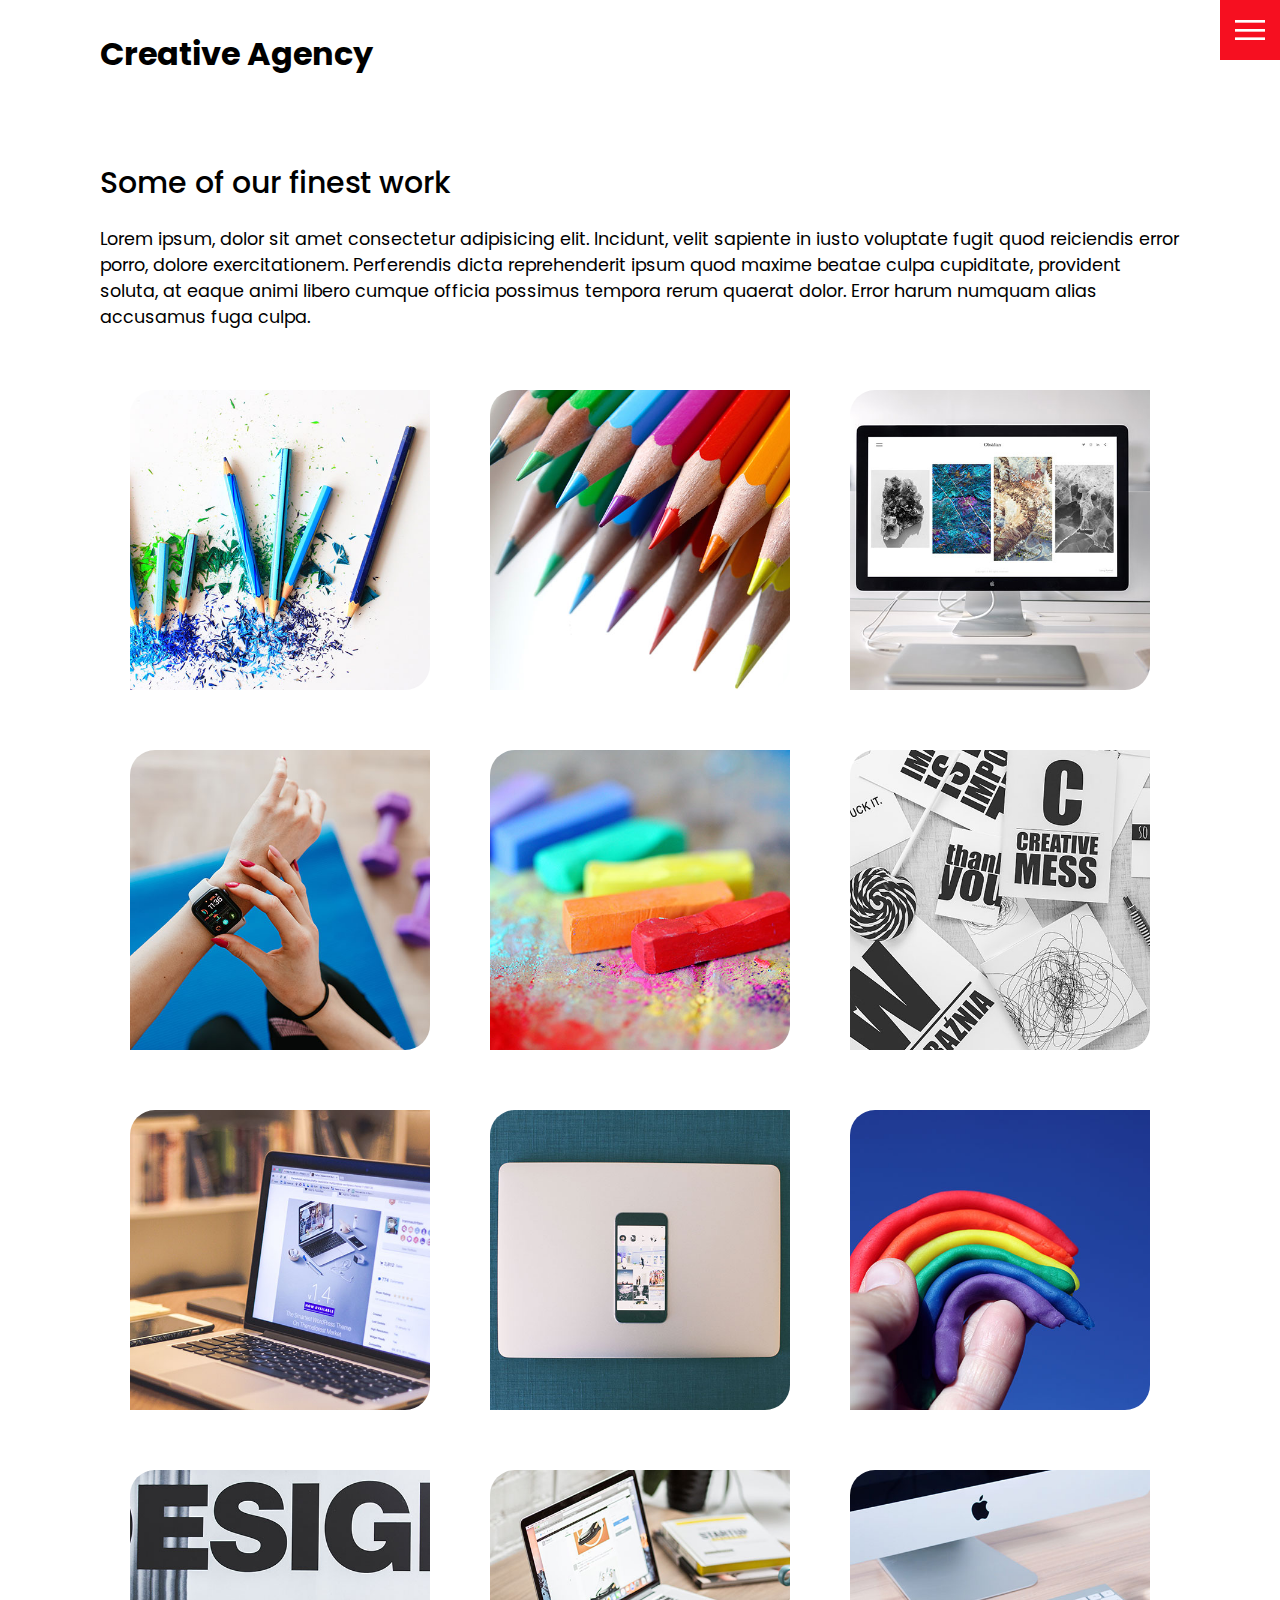
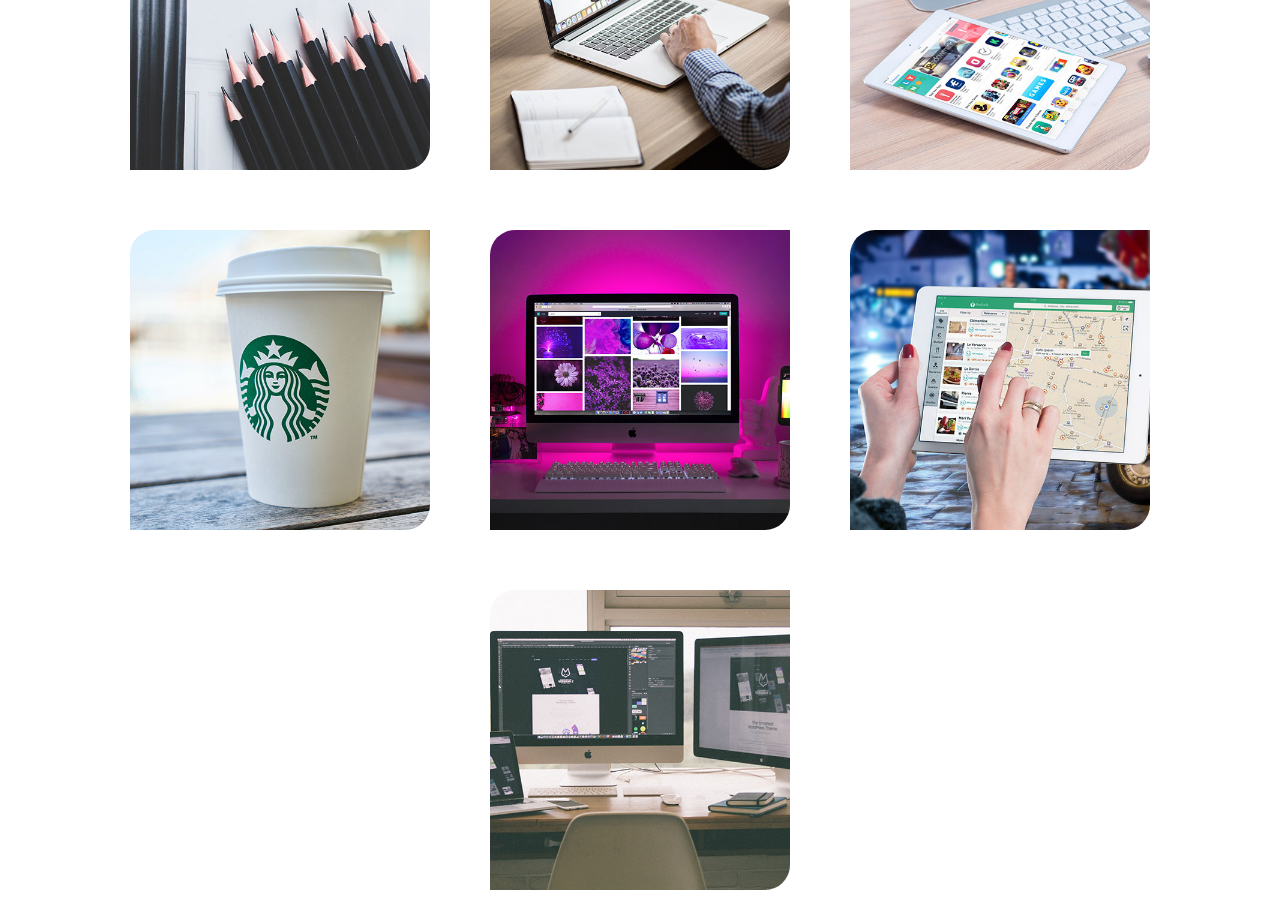
<file: traversy_creative_agency/work.html>
<!DOCTYPE html>
<html lang="en">
  <head>
    <meta charset="UTF-8" />
    <meta http-equiv="X-UA-Compatible" content="IE=edge" />
    <meta name="viewport" content="width=device-width, initial-scale=1.0" />
    <title>Creative Agency</title>
    <link rel="stylesheet" href="css/style.css" />
  </head>
  <body>
    <header>
      <div class="logo">Creative Agency</div>
      <div class="toggle"></div>
      <div class="navigation">
        <ul>
          <li><a href="index.html">Home</a></li>
          <li><a href="services.html">Services</a></li>
          <li><a href="work.html">Work</a></li>
          <li><a href="contact.html">Contact</a></li>
        </ul>
        <div class="social-bar">
          <ul>
            <li>
              <a target="_blank" href="https://facebook.com">
                <img src="images/facebook.png" alt="facebook" />
              </a>
            </li>
            <li>
              <a target="_blank" href="https://twitter.com">
                <img src="images/twitter.png" alt="twitter" />
              </a>
            </li>
            <li>
              <a target="_blank" href="https://instagram.com">
                <img src="images/instagram.png" alt="instagram" />
              </a>
            </li>
          </ul>
          <a href="mailto:memememe@jejejejeje.com" class="email-icon">
            <img src="images/email.png" alt="email" />
          </a>
        </div>
      </div>
    </header>

    <section>
      <div class="title">
        <h1>Some of our finest work</h1>
        <p>
          Lorem ipsum, dolor sit amet consectetur adipisicing elit. Incidunt,
          velit sapiente in iusto voluptate fugit quod reiciendis error porro,
          dolore exercitationem. Perferendis dicta reprehenderit ipsum quod
          maxime beatae culpa cupiditate, provident soluta, at eaque animi
          libero cumque officia possimus tempora rerum quaerat dolor. Error
          harum numquam alias accusamus fuga culpa.
        </p>
      </div>

      <div class="portfolio">
        <div class="item">
          <img src="images/portfolio-item1.jpg" alt="" />
          <div class="action"><a href="#">Launch</a></div>
        </div>
        <div class="item">
          <img src="images/portfolio-item2.jpg" alt="" />
          <div class="action"><a href="#">Launch</a></div>
        </div>
        <div class="item">
          <img src="images/portfolio-item3.jpg" alt="" />
          <div class="action"><a href="#">Launch</a></div>
        </div>
        <div class="item">
          <img src="images/portfolio-item4.jpg" alt="" />
          <div class="action"><a href="#">Launch</a></div>
        </div>
        <div class="item">
          <img src="images/portfolio-item5.jpg" alt="" />
          <div class="action"><a href="#">Launch</a></div>
        </div>
        <div class="item">
          <img src="images/portfolio-item6.jpg" alt="" />
          <div class="action"><a href="#">Launch</a></div>
        </div>
        <div class="item">
          <img src="images/portfolio-item7.jpg" alt="" />
          <div class="action"><a href="#">Launch</a></div>
        </div>
        <div class="item">
          <img src="images/portfolio-item8.jpg" alt="" />
          <div class="action"><a href="#">Launch</a></div>
        </div>
        <div class="item">
          <img src="images/portfolio-item9.jpg" alt="" />
          <div class="action"><a href="#">Launch</a></div>
        </div>
        <div class="item">
          <img src="images/portfolio-item10.jpg" alt="" />
          <div class="action"><a href="#">Launch</a></div>
        </div>
        <div class="item">
          <img src="images/portfolio-item11.jpg" alt="" />
          <div class="action"><a href="#">Launch</a></div>
        </div>
        <div class="item">
          <img src="images/portfolio-item12.jpg" alt="" />
          <div class="action"><a href="#">Launch</a></div>
        </div>
        <div class="item">
          <img src="images/portfolio-item13.jpg" alt="" />
          <div class="action"><a href="#">Launch</a></div>
        </div>
        <div class="item">
          <img src="images/portfolio-item14.jpg" alt="" />
          <div class="action"><a href="#">Launch</a></div>
        </div>
        <div class="item">
          <img src="images/portfolio-item15.jpg" alt="" />
          <div class="action"><a href="#">Launch</a></div>
        </div>
        <div class="item">
          <img src="images/portfolio-item16.jpg" alt="" />
          <div class="action"><a href="#">Launch</a></div>
        </div>
      </div>
    </section>

    <script src="js/script.js"></script>
  </body>
</html>
</file>
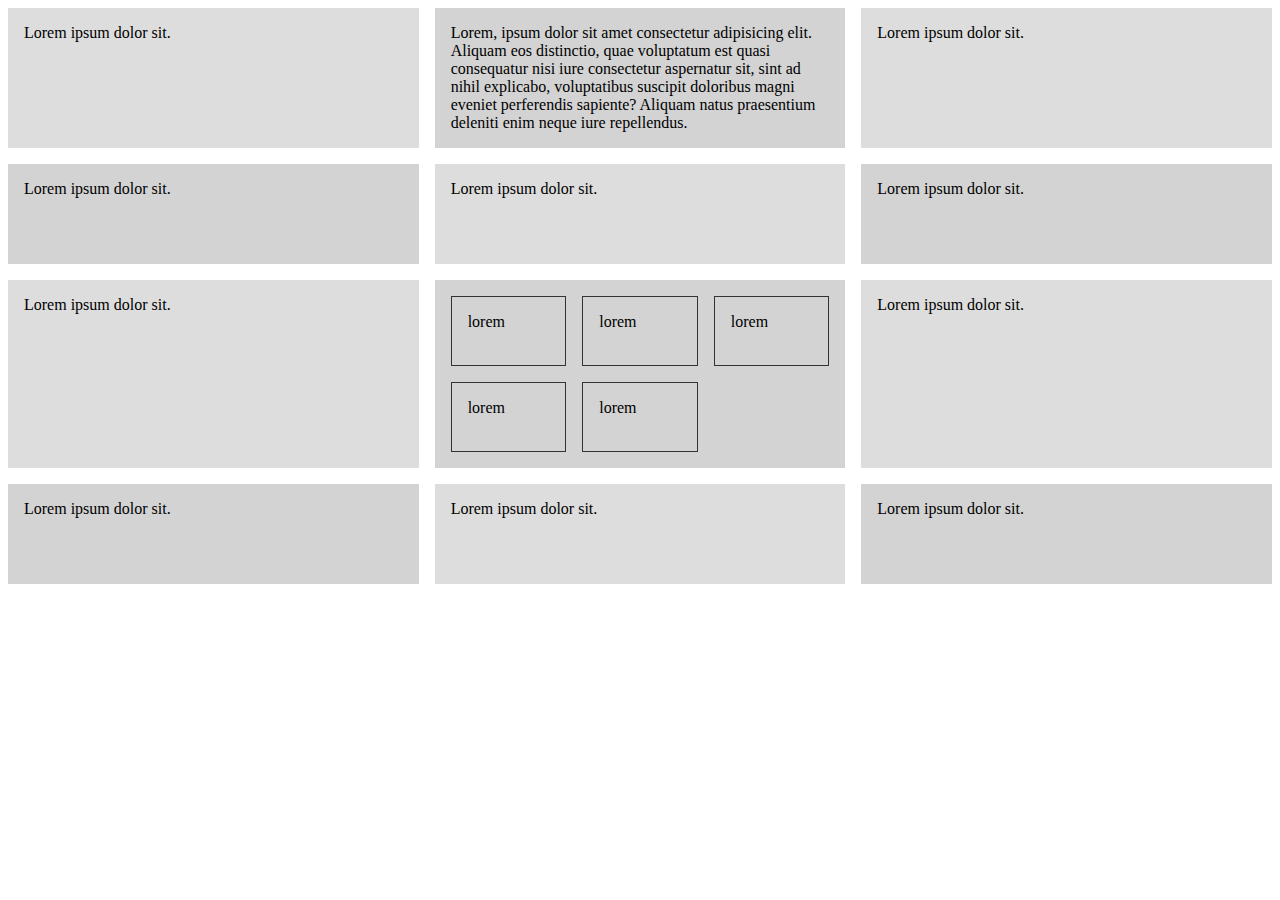
<file: traversy_grid/index2.html>
<!DOCTYPE html>
<html lang="en">
  <head>
    <meta charset="UTF-8" />
    <meta http-equiv="X-UA-Compatible" content="IE=edge" />
    <meta name="viewport" content="width=device-width, initial-scale=1.0" />
    <title>CSS Grid</title>
    <style>
      .wrapper > div {
        background: lightgray;
        padding: 1em;
      }

      .wrapper > div:nth-child(odd) {
        background: #ddd;
      }

      .nested > div {
        border: #333 1px solid;
        padding: 1em;
      }

      .wrapper {
        display: grid;
        grid-template-columns: repeat(
          3,
          1fr
        ); /* három egyenlő szélességű oszlop */

        gap: 1em; /* cellaköz */

        /* grid-auto-rows: 100px; - minden sor/elem legyen 100px */
        grid-auto-rows: minmax(
          100px,
          auto
        ); /* minden sor legyen minimum 100px, ha nagyobb egy elem, a sor magassága igazodjon */
      }

      .nested {
        display: grid;
        grid-template-columns: repeat(3, 1fr);
        grid-auto-rows: 70px;
        gap: 1em;
      }
    </style>
  </head>
  <body>
    <div class="wrapper">
      <div>Lorem ipsum dolor sit.</div>
      <div>
        Lorem, ipsum dolor sit amet consectetur adipisicing elit. Aliquam eos
        distinctio, quae voluptatum est quasi consequatur nisi iure consectetur
        aspernatur sit, sint ad nihil explicabo, voluptatibus suscipit doloribus
        magni eveniet perferendis sapiente? Aliquam natus praesentium deleniti
        enim neque iure repellendus.
      </div>
      <div>Lorem ipsum dolor sit.</div>
      <div>Lorem ipsum dolor sit.</div>
      <div>Lorem ipsum dolor sit.</div>
      <div>Lorem ipsum dolor sit.</div>
      <div>Lorem ipsum dolor sit.</div>
      <div class="nested">
        <div>lorem</div>
        <div>lorem</div>
        <div>lorem</div>
        <div>lorem</div>
        <div>lorem</div>
      </div>
      <div>Lorem ipsum dolor sit.</div>
      <div>Lorem ipsum dolor sit.</div>
      <div>Lorem ipsum dolor sit.</div>
      <div>Lorem ipsum dolor sit.</div>
    </div>
  </body>
</html>
</file>
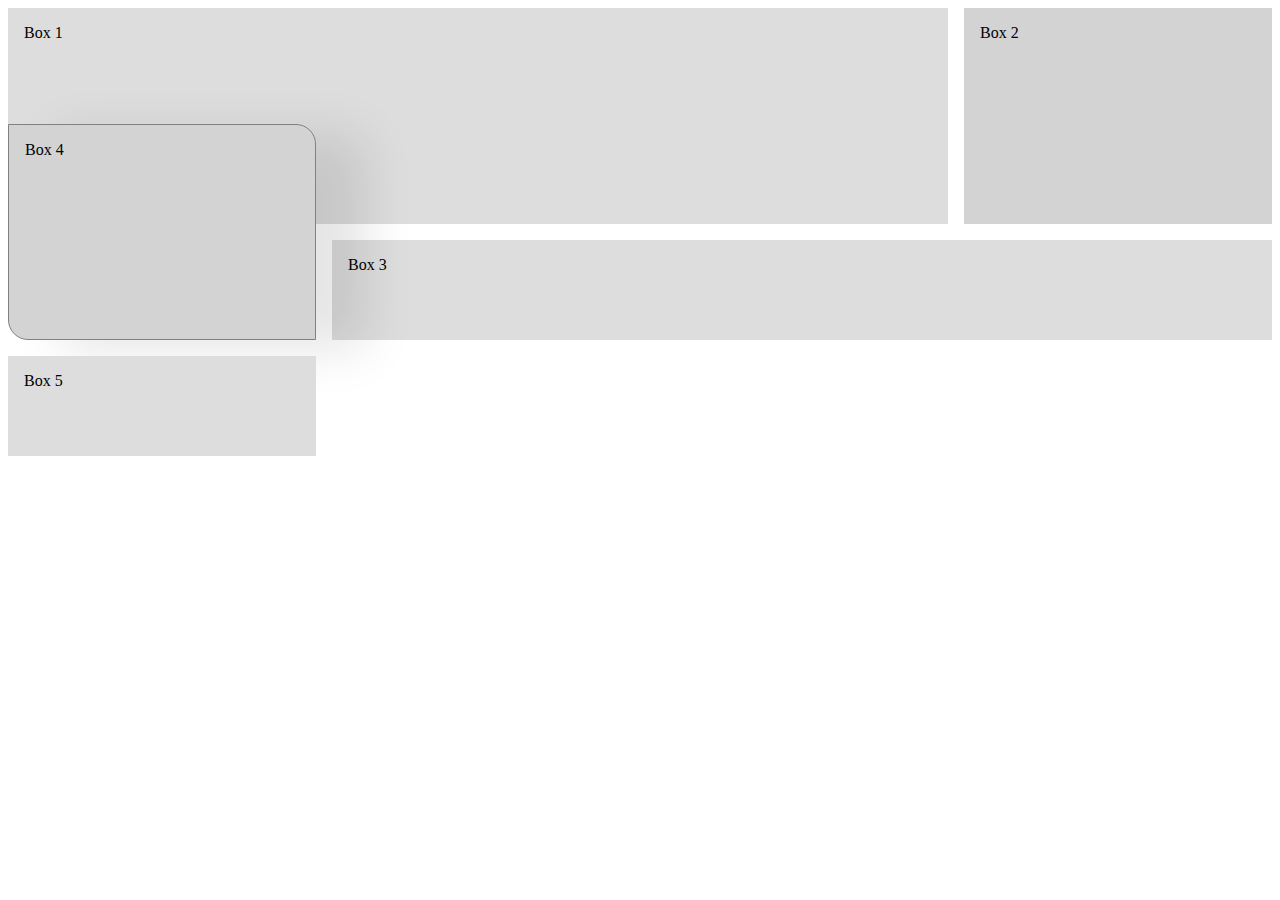
<file: traversy_grid/index3.html>
<!DOCTYPE html>
<html lang="en">
  <head>
    <meta charset="UTF-8" />
    <meta http-equiv="X-UA-Compatible" content="IE=edge" />
    <meta name="viewport" content="width=device-width, initial-scale=1.0" />
    <title>CSS Grid</title>
    <style>
        .wrapper > div {
            background: lightgray;
            padding: 1em;
        }

        .wrapper > div:nth-child(odd) {
            background: #ddd;
        }

        .wrapper {
            display: grid;
            grid-template-columns: 1fr 2fr 1fr;
            grid-auto-rows: minmax(100px, auto);
            gap: 1em;

            /* az elemet az oszlopának elejéhez (start) / közepéhez (center) / végéhez (end) illeszti (default=stretch) */
            justify-items: stretch;

            /* az elemet az sorának tetejéhez (start) / közepéhez (center) / aljához (end) illeszti (default=stretch) */
            align-items: stretch;
        }

        .box-1 {
            /* ezt az elemet rakd a sor teteje alá */
            /* align-self: start; */

            /* ez az elem foglalja el ennek a sornak az egyes és kettes elemének helyét */ 
            grid-column: 1/3;
            
            /* ez az elem foglalja el ennek az oszlopnak az egyes és kettes sorjának helyét */ 
            grid-row: 1/3;
        }

        .box-2 {
            /* ezt az elemet rakd a sor aljára */
            /* align-self: end; */

            /* marad a helyén */
            grid-column: 3;

            /* magassága legyen akkora, mint a box-1 */
            grid-row: 1/3;

        }

        .box-3 {
            /* ezt az elemet rakd az oszlop közepére */
            /* justify-self: center; */

            grid-column: 2/4;
            grid-row: 3;
        }

        .box-4 {
            /* ezt az elemet húzd ki (default) */
            /* justify-self: stretch; */

            grid-column: 1;
            grid-row: 2/4; /* takarja a box-1-et */
            box-shadow: 50px 10px 50px rgba(0, 0, 0, 0.1);

            border-radius: 0 20px;
            border: 1px solid gray;
        }
      </style>
  </head>
  <body>
    <div class="wrapper">

        <div class="box box-1">Box 1</div>
        <div class="box box-2">Box 2</div>
        <div class="box box-3">Box 3</div>
        <div class="box box-4">Box 4</div>
        <div class="box box-5">Box 5</div>

  </body>
</html>
</file>
<file: fireship_css_icon_nav/style.css>
:root {
  font-size: 16px;
  font-family: "Open Sans";

  --text-primary: #b6b6b6;
  --text-secondary: #ececec;
  --bg-primary: #23232e;
  --bg-secondary: #141418;
  --transition-speed: 600ms;
}

body {
  color: black;
  background-color: white;
  margin: 0;
  padding: 0;
}

body::-webkit-scrollbar {
  width: 0.25rem;
}

body::-webkit-scrollbar-track {
  background: #1e1e24;
}

body::-webkit-scrollbar-thumb {
  background: #6649b8;
}

main {
  margin-left: 5rem;
  padding: 1rem;
}

.navbar {
  position: fixed;
  background-color: var(--bg-primary);
  transition: width 200ms ease;
}

.navbar-nav {
  list-style: none;
  padding: 0;
  margin: 0;
  display: flex;
  flex-direction: column;
  align-items: center;
  height: 100%;
}

.nav-item {
  width: 100%;
}

.nav-item:last-child {
  margin-top: auto;
}

.nav-link {
  display: flex;
  align-items: center;
  height: 5rem;
  color: var(--text-primary);
  text-decoration: none;
  filter: grayscale(100%) opacity(0.7);
  transition: var(--transition-speed);
}

.nav-link:hover {
  filter: grayscale(0%) opacity(1);
  background: var(--bg-secondary);
  color: var(--text-secondary);
}

.link-text {
  display: none;
  margin-left: 1rem;
}

.nav-link svg {
  width: 2rem;
  margin: 0 1.5rem;
}

.fa-primary {
  color: #ff7eee;
}

.fa-secondary {
  color: #df49a6;
}

.fa-primary,
.fa-secondary {
  transition: var(--transition-speed);
}

.logo {
  font-weight: bold;
  text-transform: uppercase;
  font-size: 1.5rem;
  letter-spacing: 0.3ch;
  margin-bottom: 1rem;
  text-align: center;
  color: var(--text-secondary);
  background: var(--bg-secondary);
  width: 100%;
}

.logo svg {
  transform: rotate(0deg);
  transition: transform var(--transition-speed);
}

.navbar:hover .logo svg {
  transform: rotate(-180deg);
}

/* smol screen */
@media screen and (max-width: 600px) {
  .navbar {
    bottom: 0;
    width: 100vw;
    height: 5rem;
  }

  .logo {
    display: none;
  }

  .navbar-nav {
    flex-direction: row;
  }

  .nav-link {
    justify-content: center;
  }

  main {
    margin: 0;
  }
}

/* hug screen */
@media screen and (min-width: 600px) {
  .navbar {
    top: 0;
    width: 5rem; /* = main margin-left */
    height: 100vh;
  }

  .navbar:hover {
    width: 16rem;
  }

  .navbar:hover .link-text {
    display: inline;
  }

  .navbar:hover .logo svg {
    margin-left: 11rem;
  }

  .navbar:hover .logo svg {
    left: 0px;
  }
}
</file>
<file: fireship_curvaceous_homepage/style.css>
@import url("https://fonts.googleapis.com/css2?family=Prompt:wght@300&display=swap");

body {
  margin: 0;
  font-family: "Prompt", sans-serif;
  color: white;
  background: #202731;
  overflow-x: hidden;
}

section {
  position: relative;
  display: flex;
  flex-direction: column;
  align-items: center;
  min-height: 400px;
  padding: 100px 20vw;
}

.blue {
  background: #3c41dd;
}

.red {
  background: #dd3f31;
}

.pink {
  background: #ff0066;
}

.dark {
  background: #0f0f10;
}

.curve {
  position: absolute;
  height: 225px;
  width: 100%;
  bottom: 0;
}

.curve::before {
  content: "";
  display: block;
  position: absolute;
  border-radius: 100% 50%;
  width: 55%;
  height: 100%;
  background-color: #202731;
  transform: translate(85%, 60%);
}

.curve::after {
  content: "";
  display: block;
  position: absolute;
  border-radius: 100% 50%;
  width: 55%;
  height: 100%;
  background-color: #3c41dd;
  transform: translate(-4%, 40%);
  z-index: -1;
}

.bubble::after {
  content: "";
  border-top-left-radius: 50% 100%;
  border-top-right-radius: 50% 100%;
  position: absolute;
  bottom: 0;
  height: 85%;
  width: 100%;
  background-color: #0f0f10;
  z-index: -1;
}

.wave {
  position: absolute;
  top: 0;
  left: 0;
  width: 100%;
  overflow: hidden;
  line-height: 0;
  transform: rotate(180deg);
}

.wave svg {
  position: relative;
  display: block;
  width: calc(100% + 1.3px);
  height: 183px;
}

.wave .shape-fill {
  fill: #0f0f10;
}

.spacer {
  aspect-ratio: 960/300;
  width: 100%;
  background-repeat: no-repeat;
  background-position: center;
  background-size: cover;
}

.layer1 {
  background-image: url("./layered-waves-haikei.svg");
}
</file>
<file: traversy_creative_agency/css/style.css>
/* 
    CSS fájl struktúra:
        1. font import
        2. variables (custom properties)
        2. * {margin: 0; padding: 0; box-sizing: border-box;}
        3. html, body {font-size, font-family, color, background-color, ...}
        4. elemek redefiniálása (h1, p, a, ...)
        5. utility classok (.navigation, .btn, ...)
        6. media query - nagy képernyőn hogy nézzen ki az oldal
*/

@import url("https://fonts.googleapis.com/css?family=Poppins:200,300,400,500,600,700,800,900&display=swap");

:root {
  --primary-color: #f60f20;
  --secondary-color: #1b206e;
}

* {
  margin: 0;
  padding: 0;
  box-sizing: border-box; /* a padding ne szélesítse az elemet */
}

html,
body {
  font-family: "Poppins", sans-serif;
  color: black;
}

h1 {
  font-size: 30px;
  font-weight: 500;
}

p {
  /* margin: 20px 0 10px 0; - top right bottom left */
  margin: 20px 0 10px; /* top, right/left, bottom */
  /* rem: root (html) elem font-size értékének (default: 16px) szorzója */
  font-size: 1.1rem;
  /* em: szülő elem font-size értékének szorzója*/
}

section {
  display: flex;
  flex-direction: column;
  height: 100vh;
  align-items: center;
  padding: 100px;
  margin-top: 60px;
}

section.home {
  flex-direction: row;
  margin-top: 0;
}

.toggle {
  position: fixed; /* görgetéstől függetlenül mindig maradjon egy helyben az oldalon */
  top: 0;
  right: 0;
  width: 60px;
  height: 60px;
  background: var(--primary-color) url(../images/menu.png);
  background-size: 30px;
  background-repeat: no-repeat;
  background-position: center;
  z-index: 20;
  cursor: pointer;
}

.toggle.active {
  background: var(--primary-color) url(../images/close.png);
  background-size: 25px;
  background-repeat: no-repeat;
  background-position: center;
}

.navigation {
  position: fixed;
  top: 0;
  left: 100%; /* kinyomjuk a képernyőből, hogy ne látszódjon */
  width: 100%;
  height: 100%;
  background-color: white;
  z-index: 15;
  display: flex;
  justify-content: center; /* gyermek elemeit horizontálisan középre hozza */
  align-items: center; /* gyermek elemeit vertikálisan középre hozza */
}

.navigation.active {
  left: 0;
}

.navigation ul {
  position: relative;
}

.navigation ul li {
  position: relative;
  list-style: none;
  text-align: center;
}

.navigation ul li a {
  font-size: 2.2rem;
  color: black;
  text-decoration: none;
  font-weight: 300;
}

.navigation ul li a:hover {
  color: var(--primary-color);
}

.navigation .social-bar {
  position: absolute;
  top: 0;
  left: 0;
  width: 60px;
  height: 100%;
  display: flex;
  justify-content: center;
  align-items: center;
}

.navigation .social-bar a {
  display: inline-block;
  transform: scale(0.5);
}

.navigation .email-icon {
  position: absolute;
  bottom: 20px;
  transform: scale(0.5);
}

.btn {
  cursor: pointer;
  display: inline-block; /* linkek alapból inline-ok, margin nem látszódna */
  background: var(--primary-color);
  color: white;
  text-decoration: none;
  padding: 10px 30px; /* top/bottom left/right */
  margin: 20px 0;
  border: 0;
}

.btn:hover {
  transform: scale(0.98);
}

.logo {
  position: absolute; /* pontosan oda rakja az elemet, ahova mondjuk */
  top: 30px; /* felülről legyen 30 pixel üres tér */
  left: 100px; /* balról legyen 100 pixel üres tér */
  font-size: 2rem;
  font-weight: 700;
  z-index: 20; /* ne takarja ki semmi (pl fullscreen menü) a logót, minél nagyobb, annál közelebb van a képernyőhőz */
}

.home-content {
  position: relative;
  z-index: 10;
  max-width: 600px;
}

.home-img {
  position: absolute;
  bottom: 0;
  right: 0;
  height: 110%;
}

/* SERVICES PAGE */

.services {
  margin-top: 40px;
  display: grid; /* gyermekeit táblázatba rendezze lista helyett */
  grid-template-columns: repeat(
    3,
    1fr
  ); /* egy sor három egyenlő szélességű elemet tartalmazzon */
  gap: 40px; /* elemek között 40px lyuk legyen */
  text-align: center;
}

.services .service {
  padding: 30px;
  transition: box-shadow 200ms; /* árnyék ne ugorjon, hanem legyen árnyékos */
  border-radius: 0 25px; /* lekerekített sarkok */
}

.services .service:hover {
  box-shadow: 0 80px 50px rgba(0, 0, 0, 0.1); /* offset-x, offset-y, árnyék spread radius, szín (r,g,b,alpha) */
}

.services .service h2 {
  font-size: 24px;
  font-weight: 500;
  margin-top: 20px;
  color: var(--secondary-color);
}

.services .service .icon img {
  max-width: 100px;
}

/* WORK PAGE */

.portfolio {
  display: flex; /* flex-direction: row */
  flex-wrap: wrap; /* annyi oszlopos a 'grid', amennyi kifér */
  justify-content: center;
  margin-top: 20px;
}

.portfolio .item {
  position: relative;
  width: 300px;
  height: 300px;
  margin: 30px;
}

.portfolio * {
  border-radius: 25px 0;
  transition: 0.2s;
}

.portfolio .item img {
  width: 100%;
  height: 100%;
}

.portfolio .item .action {
  position: absolute; /* szülő elem position: relative, úgyhogy nem az egész weboldalra értendő az abszolút */
  top: 0;
  left: 0;
  width: 100%;
  height: 100%;
  background: rgba(0, 0, 0, 0.6);
  display: flex;
  justify-content: center;
  align-items: center;
  opacity: 0;
}

.portfolio .item .action a {
  display: inline-block;
  color: white;
  text-decoration: none;
  border: 1px solid white;
  padding: 5px 15px;
}

.portfolio .item:hover {
  box-shadow: 0 40px 50px rgba(0, 0, 0, 0.1);
}

.portfolio .item:hover .action {
  opacity: 1;
}

/* CONTACT */

.contact {
  position: relative;
  width: 100%;
  margin-top: 50px;
  display: flex;
  justify-content: space-between; /* üres teret az elemek közé rak, centernél elemek elé és után*/
  align-items: flex-start; /* rakja verikálistan felülre az elemeket */
}

.contact-form {
  position: relative;
  background: #f9f9f9;
  width: calc(100% - 400px);
  padding: 60px 40px 20px;
}

.contact-form .row {
  width: 100%;
  display: flex;
}

.contact-form .input50 {
  width: 50%;
  margin: 0 10px;
}

.contact-form .input100 {
  width: 100%;
  margin: 0 10px;
}

.contact-form form {
  width: 100%;
}

.contact-form .row input,
.contact-form .row textarea {
  position: relative;
  border: 1px solid rgba(0, 0, 0, 0.2);
  color: black;
  background: transparent;
  width: 100%;
  padding: 10px;
  outline: none;
  font-size: 1rem;
  font-weight: 300;
  margin: 10px 0;
  resize: none;
}

.contact-form .row textarea {
  height: 150px;
}

.contact-form .row input[type="submit"] {
  background-color: var(--secondary-color);
  color: white;
  margin: 0;
  text-transform: uppercase;
  letter-spacing: 2px;
  font-weight: 300;
  border: 0;
  cursor: pointer;
}

.contact-info {
  width: 350px;
  background: #f9f9f9;
  padding: 60px 40px 20px;
}

.contact-info .info-box {
  display: flex;
  align-items: flex-start;
  margin-bottom: 40px;
}

.contact-info .info-box .contact-icon {
  width: 20px;
  margin-right: 40px;
}

.contact-info .info-box .details h4 {
  color: var(--secondary-color);
}

.contact-info .info-box .details p,
.contact-info .info-box .details a {
  color: black;
}

@media (max-width: 1068px) {
  section {
    padding: 100px 40px;
  }

  .home-img {
    display: none;
  }

  .logo {
    top: 10px;
    left: 40px;
    font-size: 1.5rem;
  }

  .navigation ul li a {
    font-size: 2rem;
  }

  .services {
    grid-template-columns: repeat(2, 1fr);
  }

  .contact {
    flex-direction: column;
  }

  .contact-form {
    width: 100%;
    padding: 30px 30px 20px;
  }

  .contact-form .row {
    flex-direction: column;
  }
  .contact-form .input50,
  .contact-form .input100 {
    width: 100%;
    margin: 0;
  }

  .contact-info {
    width: 100%;
    margin-top: 20px;
    padding: 30px 30px 20px;
  }
}

@media (max-width: 768px) {
  .services {
    grid-template-columns: 1fr;
  }
}
</file>
